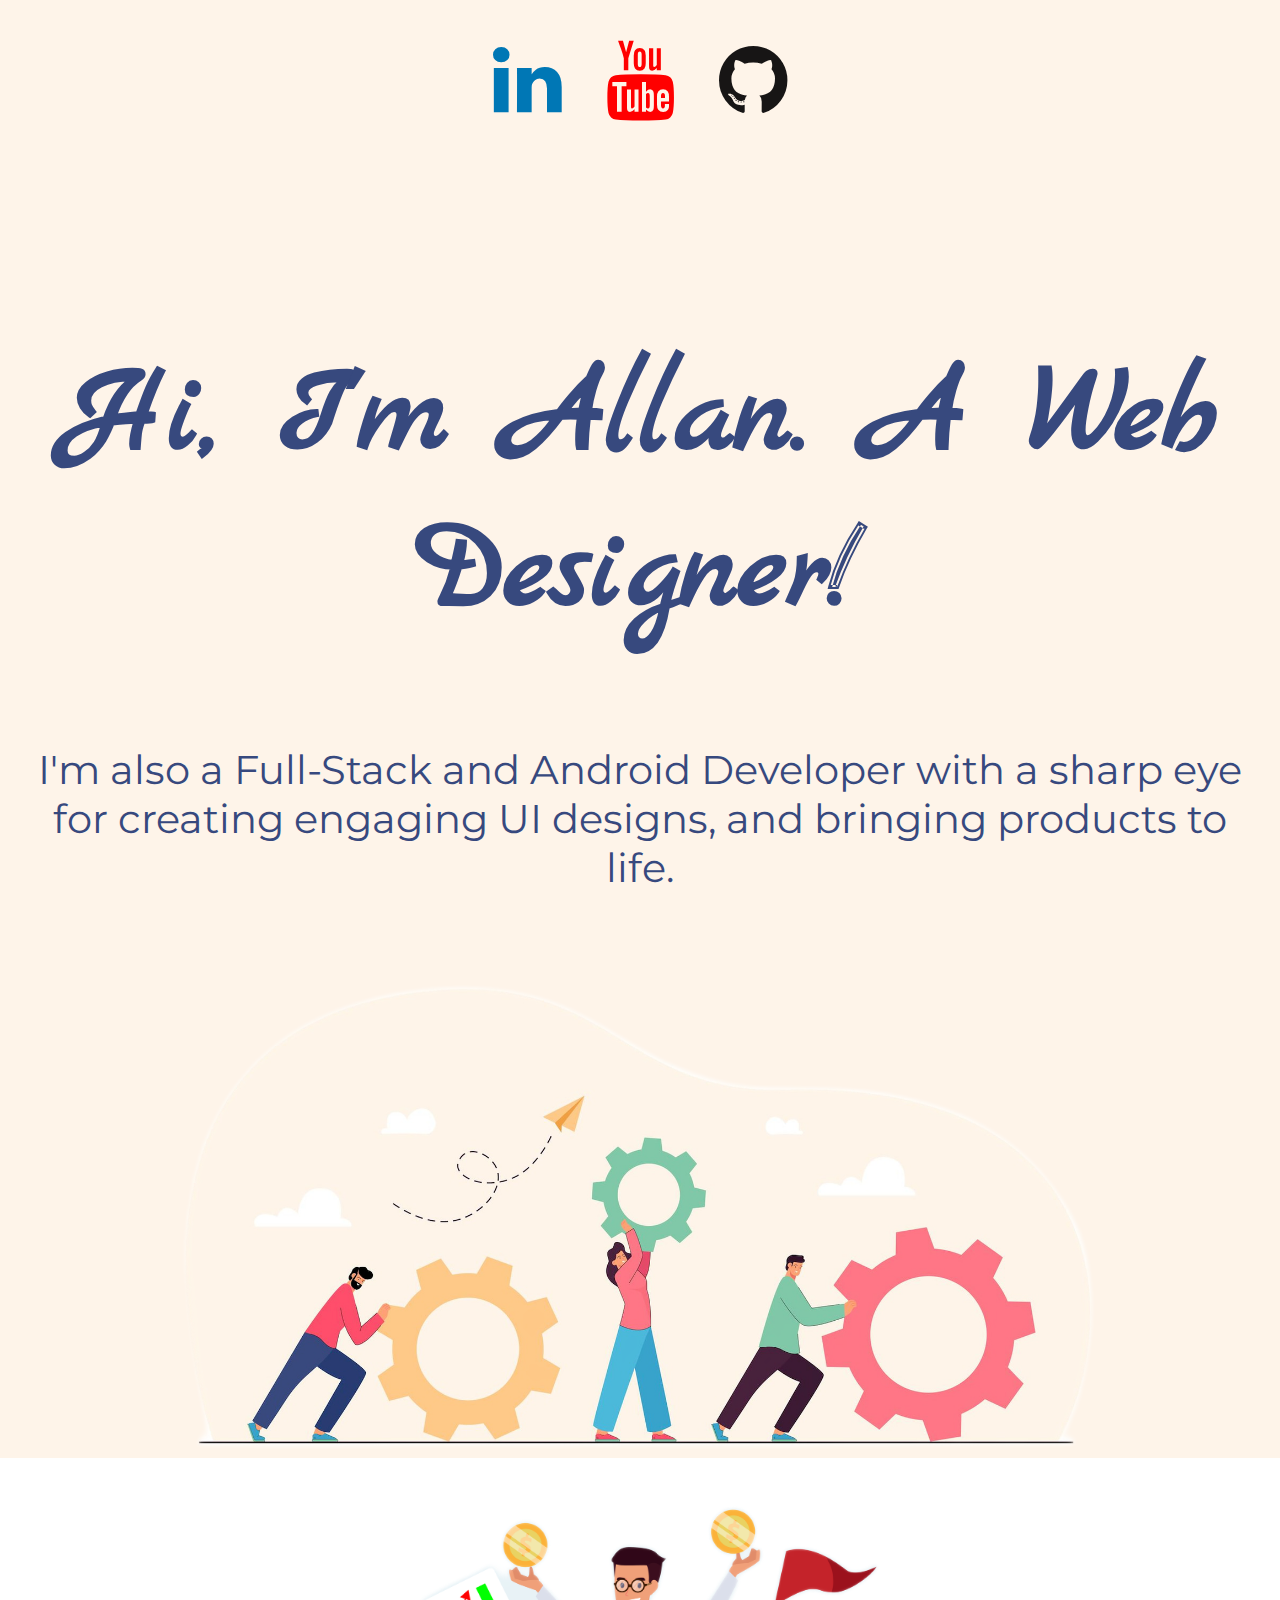
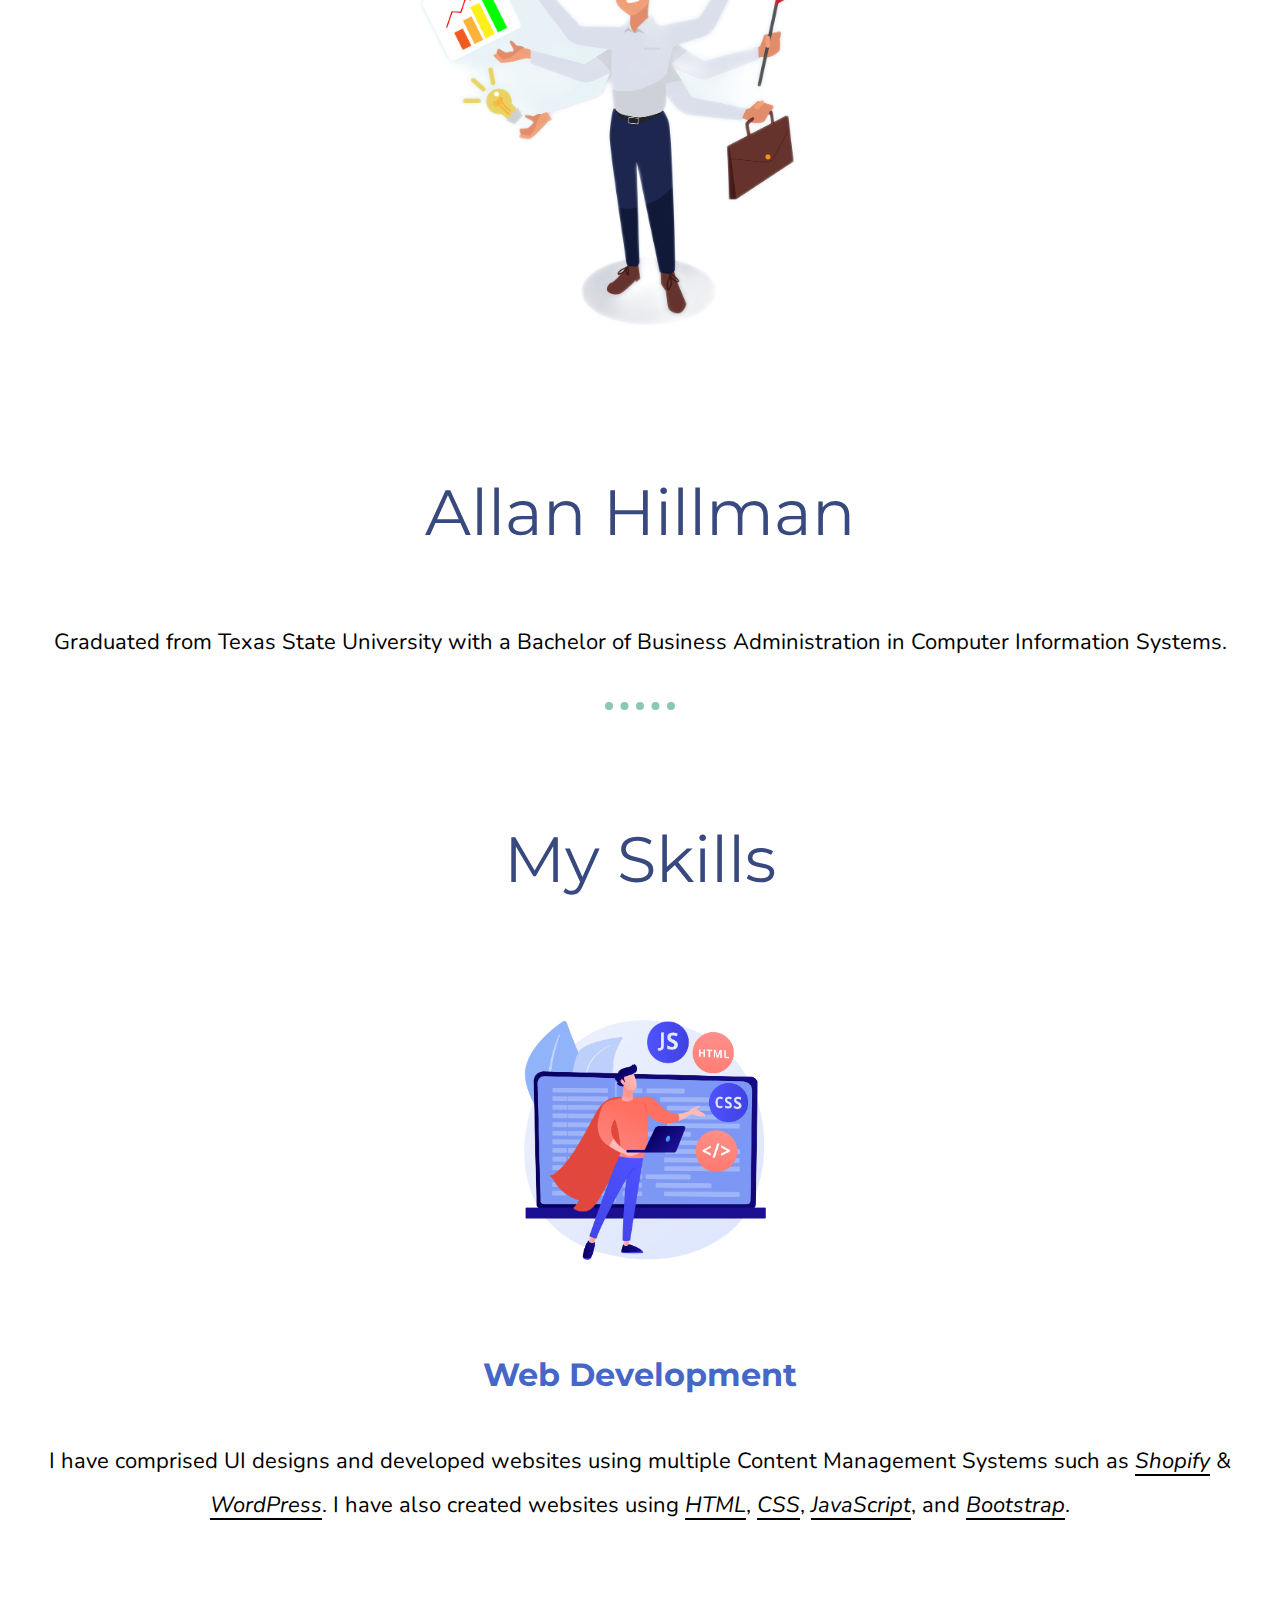
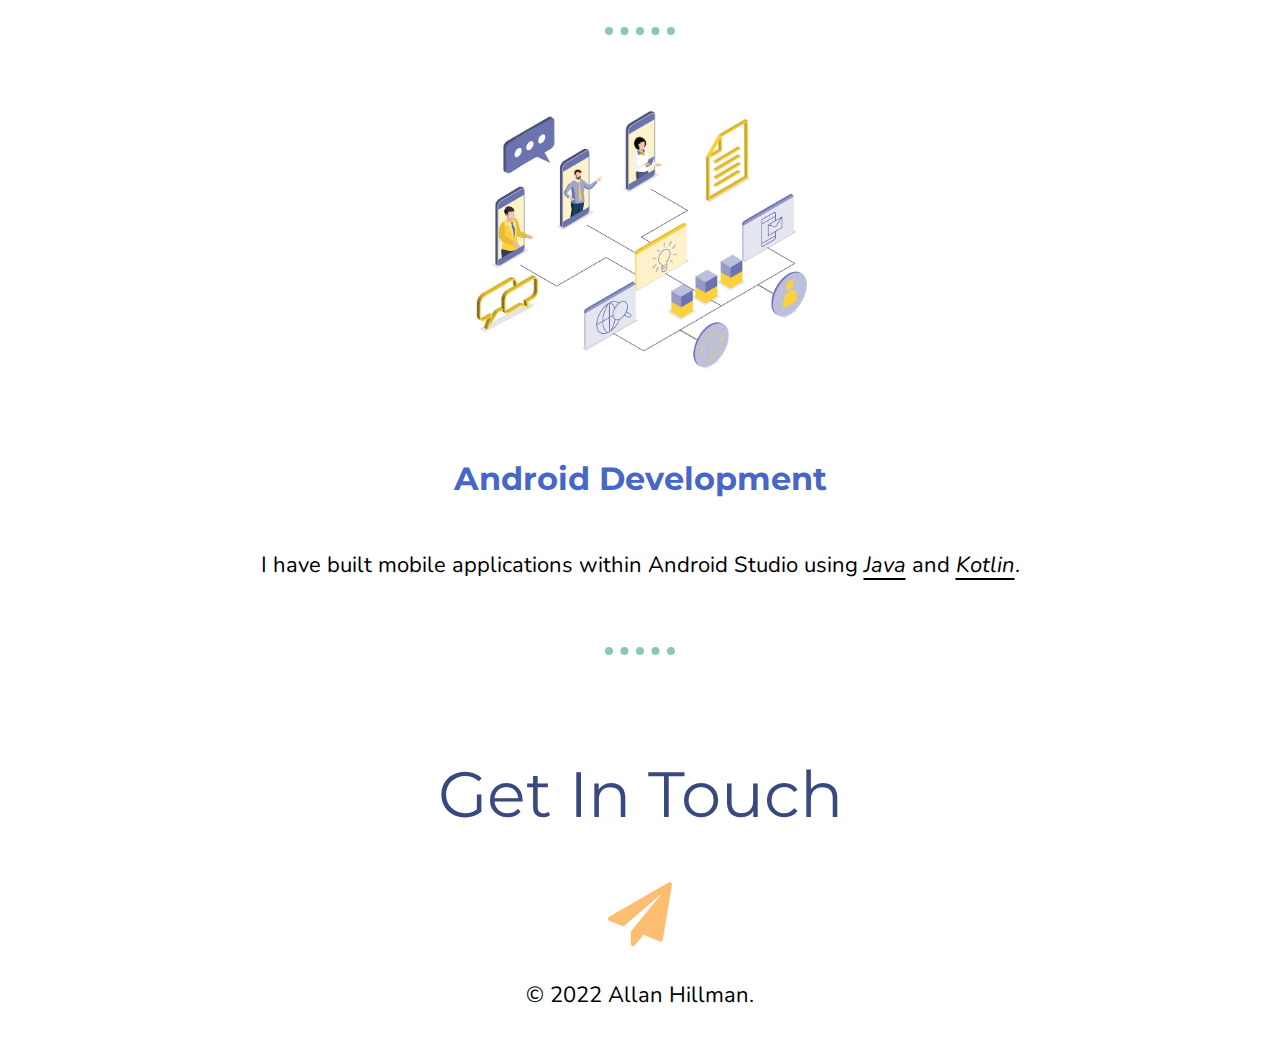
<file: index.html>
<!DOCTYPE html>
<html lang="en">

<head>
  <meta charset="utf-8">
  <title>Allan Hillman</title>
  <!--*****CSS SHEET ******* -->
  <link rel="stylesheet" href="css/style.css">
  <!--*****SOCIAL MEDIA ICONS SHEET ******* -->
  <link rel="stylesheet" href="https://cdnjs.cloudflare.com/ajax/libs/font-awesome/4.7.0/css/font-awesome.min.css">
  <!--*****FAVICON LIBRARY ******* -->
  <link rel="icon" href="images/favicon(5).ico">
  <!--*****GOOGLE FONT LIBRARY ******* -->
  <link rel="preconnect" href="https://fonts.googleapis.com">
  <link rel="preconnect" href="https://fonts.gstatic.com" crossorigin>
  <link rel="stylesheet" href="https://fonts.googleapis.com/css2?family=Bad+Script&family=Berkshire+Swash&family=Marck+Script&family=Merriweather:wght@300&family=Montserrat:wght@300&family=Nunito:wght@300&display=swap" >

  <!-- ************GA CODE**************** -->
  <!-- Global site tag (gtag.js) - Google Analytics -->
  <script async src="https://www.googletagmanager.com/gtag/js?id=G-1ZNB9C6T9Q"></script>
  <script>
    window.dataLayer = window.dataLayer || [];

    function gtag() {
      dataLayer.push(arguments);
    }
    gtag('js', new Date());

    gtag('config', 'G-1ZNB9C6T9Q');
  </script>
</head>

<body>

  <div class="header-container">
    <!-- <a style="font-size: 5rem" class="fa fa-paper-plane fa-lg" href="mailto:tech@allanswebwork.info"></a> -->
    <a style="font-size: 5rem" class="fa fa-linkedin fa-lg" href="https://www.linkedin.com/in/allanhillman/"></a>
    <a style="font-size: 5rem; color: red;" class="fa fa-youtube fa-lg" href="https://www.youtube.com/channel/UCl6QwQ5dkgAelVejMEW1yWA"></a>
    <a style="font-size: 5rem" class="fa fa-github fa-lg" href="https://github.com/mrwebwork"></a>
    <!--
        <a href="https://linktr.ee/allanswebwork" class="fa fa-linktr"></a>
        <a href="https://www.fiverr.com/allanhillman?public_mode=true" class="fa fa-fiverr"></a>
    <a class="footer-link" href="https://www.linkedin.com/in/allanhillman/">LinkedIn</a>
    <a class="footer-link" href="https://www.fiverr.com/allanhillman?public_mode=true">Fiverr</a>
    <a class="footer-link" href="https://www.youtube.com/channel/UCl6QwQ5dkgAelVejMEW1yWA">Youtube</a>
    <a class="footer-link" href="https://linktr.ee/allanswebwork">Portfolio</a> -->
  </div>

  <div class="top-container">

    <!-- ***************************CODE FOR THE IMG & PORTFOLIO********************************** -->
    <h1>Hi, I'm Allan. A Web Designer!</h1>
    <h2 style="font-size: 40px">I'm also a Full-Stack and Android Developer with a sharp eye for creating engaging UI designs, and bringing products to life.</h2>
    <img class="top-working-img" src="images/working.png" alt="working-img">
  </div>

  <!-- ***************************CODE FOR THE MIDDLE CONTAINER BEGINS********************************** -->
  <div class="middle-container">
    <div class="profile">
      <img class="profile-img" src="images/allan-business-man.png" alt="allan-hillman-img">
      <h2 class="h2-name-header">Allan Hillman</h2>
      <p class="p-header-text">Graduated from Texas State University with a Bachelor of Business Administration in Computer Information Systems.</p>
      <!--  <a href="https://mrwebwork.github.io/">Resume</a> -->
      <!--   <button type="button" name="resume"> <a href="resume.html">Resume</a></button> -->
    </div>
    <hr>
    <div class="skills">
      <h2 class="h2-skills-header">My Skills</h2>
      <div class="skill-row">
        <img class="coding-img" src="images/coding-skills.png" alt="coding-skills-image">

        <div class="coding-text-img">
          <h3>Web Development</h3>
          <p>I have comprised UI designs and developed websites using multiple Content Management Systems such as <em><u style="text-underline-position: under">Shopify</u></em> & <em><u style="text-underline-position: under">WordPress</u></em>. I
            have
            also created websites using <em><u style="text-underline-position: under">HTML</u></em>, <em><u style="text-underline-position: under">CSS</u></em>, <em><u style="text-underline-position: under">JavaScript</u></em>, and <em>
              <u style="text-underline-position: under">Bootstrap</u></em>.</p>
        </div>
      </div>
      <hr>
      <div class="skill-row">
        <img class="network-img" src="images/network.png" alt="network-design-image">
        <div class="network-text-img">
          <h3>Android Development</h3>
          <p>I have built mobile applications within Android Studio using <em><u style="text-underline-position: under">Java</u></em> and <em><u style="text-underline-position: under">Kotlin</u></em>. </p>
        </div>
        <hr>
      </div>
    </div>
    <div class="contact-me">
      <h2 class="h2-contact-header">Get In Touch</h2>
      <!--   <h3>Connect with me on LinkedIn!</h3>
      <p class="p-contact-text"">Lorem ipsum dolor sit amet, in quis, aenean amet. Phasellus sodales, tellus donec dui, ornare erat.</p>
-->
      <br>
    </div>
  </div>

  <!-- ***************************CODE FOR THE BOTTOM CONTAINER BEGINS********************************** -->
  <div class="bottom-container">

    <!--  <a style="font-size: 4rem" class="fa fa-linkedin fa-lg" href="https://www.linkedin.com/in/allanhillman/"></a> -->
    <a style="font-size: 4rem" class="fa fa-paper-plane fa-lg" href="mailto:tech@allanswebwork.info"></a>
    <!-- ***ICON CODE FOR YOUTUBE HIDDEN***  <a style="font-size: 4rem" class="fa fa-youtube fa-lg" href="https://www.youtube.com/channel/UCl6QwQ5dkgAelVejMEW1yWA"></a> -->
    <!--  <a style="font-size: 4rem" class="fa fa-github fa-lg" href="#"></a> -->
    <!--
        <a href="https://linktr.ee/allanswebwork" class="fa fa-linktr"></a>
        <a href="https://www.fiverr.com/allanhillman?public_mode=true" class="fa fa-fiverr"></a>
    <a class="footer-link" href="https://www.linkedin.com/in/allanhillman/">LinkedIn</a>
    <a class="footer-link" href="https://www.fiverr.com/allanhillman?public_mode=true">Fiverr</a>
    <a class="footer-link" href="https://www.youtube.com/channel/UCl6QwQ5dkgAelVejMEW1yWA">Youtube</a>
    <a class="footer-link" href="https://linktr.ee/allanswebwork">Portfolio</a> -->
    <p style="font-size: 22px">© 2022 Allan Hillman.</p>
  </div>

</body>

</html>
</file>
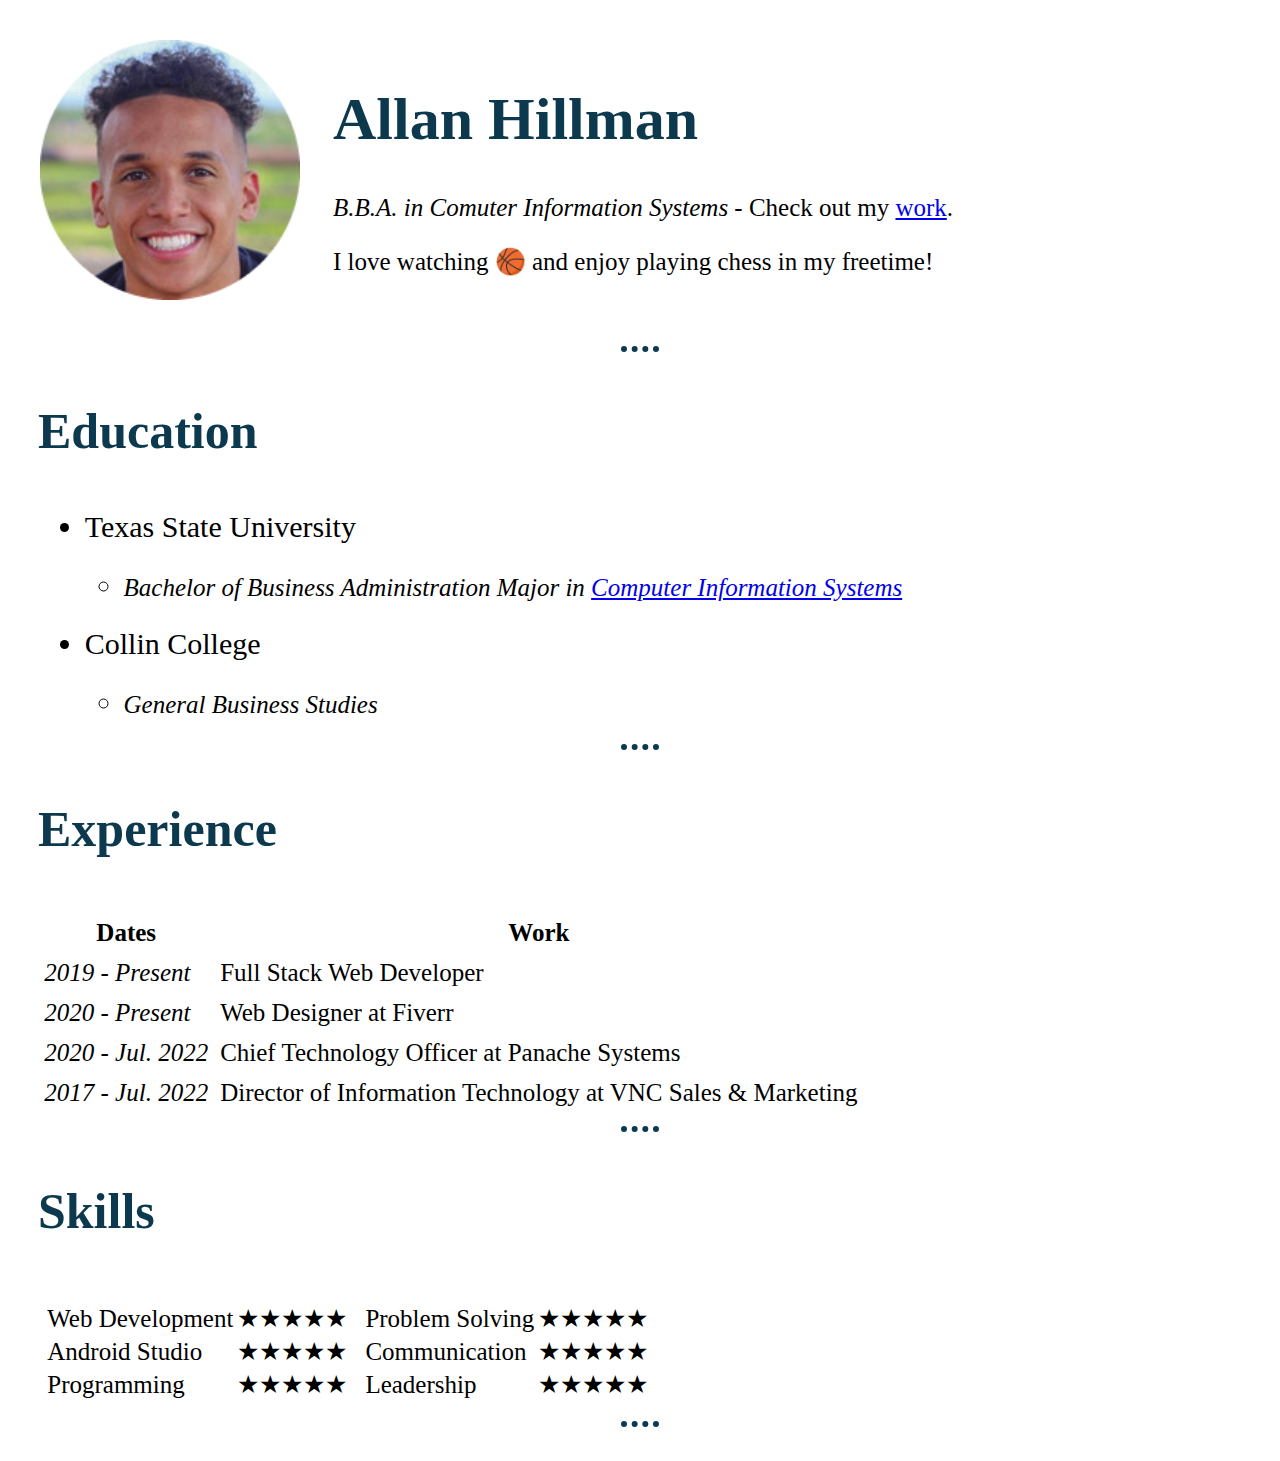
<file: resume.html>
<!DOCTYPE html>
<html lang="en">
<meta charset="utf-8">

<head>
  <title> Allan's Personal Website </title>
  <link rel="icon" href="images/favicon(5).ico">

  <!-- ************GA CODE**************** -->
  <!-- Global site tag (gtag.js) - Google Analytics -->
  <script async src="https://www.googletagmanager.com/gtag/js?id=G-1ZNB9C6T9Q"></script>
  <script>
    window.dataLayer = window.dataLayer || [];

    function gtag() {
      dataLayer.push(arguments);
    }
    gtag('js', new Date());

    gtag('config', 'G-1ZNB9C6T9Q');
  </script>
</head>

<style>
  body {
    background-color: white;
    color: black;
  }

  h1 {
    font-size: 60px;
    color: #0c394d;
  }

  h3 {
    font-size: 50px;
    color: #0c394d;
    padding: 0 30px;
  }

  p, td, tr {
    font-size: 25px;
  }

  img {
    height: 260px;
  }

  .expr-table {
    margin-left: 2%;
  }

  li {
    margin-left: 3%;
    font-size: 30px;
  }

  hr {
    border-style: none;
    border-top-style: dotted;
    width: 3%;
    border-width: 6px;
    border-color: #0c394d;
  }

</style>

<body>
  <table>
    <tr>
      <td style="padding: 30px">
        <img src="images/allan-modified.png" alt="allan's profile img">
      </td>
      <td>
        <h1>Allan Hillman</h1>
        <p> <em> B.B.A. in Comuter Information Systems </em> - Check out my <a href="https://linktr.ee/allanswebwork">work</a>. </p>
        <p>I love watching 🏀 and enjoy playing chess in my freetime!</p>
      </td>
    </tr>
  </table>
  <hr>
  <h3> Education </h3>
  <ul>
    <li> Texas State University </li>
    <ul>
      <li>
        <p>
          <em>Bachelor of Business Administration Major in <a href="https://www.cis.txstate.edu/degrees-and-programs/cis/curriculum.html"> Computer Information Systems</a></em>
        </p>
      </li>
    </ul>
    <li> Collin College </li>
    <ul>
      <li>
        <p>
          <em> General Business Studies </em>
        </p>
      </li>
    </ul>
  </ul>
  <hr>
  <h3>Experience</h3>
  <table cellspacing="10" class="expr-table">
    <thead>
      <tr>
        <th>Dates</th>
        <th>Work</th>
      </tr>
    </thead>
    <tbody>
      <tr>
        <td><em>2019 - Present</em></td>
        <td>Full Stack Web Developer</td>
      </tr>
      <tr>
        <td><em>2020 - Present</em></td>
        <td>Web Designer at Fiverr</td>
      </tr>
      <tr>
        <td><em>2020 - Jul. 2022</em></td>
        <td>Chief Technology Officer at Panache Systems</td>
      </tr>
      <tr>
        <td><em>2017 - Jul. 2022</em></td>
        <td>Director of Information Technology at VNC Sales &amp; Marketing</td>
      </tr>
    </tbody>
  </table>
  <hr>
  <h3>Skills</h3>
  <table cellspacing="10" class="expr-table">
    <tbody>
      <tr>
        <td>
          <table>
            <tbody>
              <tr>
                <td>Web Development</td>
                <td>★★★★★</td>
              </tr>
              <tr>
                <td>Android Studio</td>
                <td>★★★★★</td>
              </tr>
              <tr>
                <td>Programming</td>
                <td>★★★★★</td>
              </tr>
            </tbody>
          </table>
        </td>
        <td>
          <table>
            <tbody>
              <tr>
                <td>Problem Solving</td>
                <td>★★★★★</td>
              </tr>
              <tr>
                <td>Communication</td>
                <td>★★★★★</td>
              </tr>
              <tr>
                <td>Leadership</td>
                <td>★★★★★</td>
              </tr>
            </tbody>
          </table>
        </td>
      </tr>
    </tbody>
  </table>
  <hr>
  <br>
</body>

</html>
</file>
<file: css/style.css>
body {
  margin: 0;
  text-align: center;
  font-family: 'Nunito', sans-serif
}

h1 {
  /* top, right, bottom, left */
  padding: 30px;
  color: #37497e;
  font-size: 7.8rem;
  margin: 50px auto 0 auto;
  font-family: 'Marck Script', cursive;
  /* width: 10%;
   top and bottom are 0
   left and right are auto for center
  margin: 0 auto; */
}

h2 {
  padding: 30px;
  color: #37497e;
  font-size: 2.5rem;
  font-family: 'Montserrat', sans-serif;
  font-weight: normal;
}

h3 {
  color: #4667c7;
  font-family: 'Montserrat', sans-serif;
  font-size: 2rem;

}

hr {
  border-style: none;
  border-top-style: dotted;
  width: 5.5%;
  border-width: 8px;
  border-color: #8ac8b0;
}

.p-header-text {
  margin: 0;
  padding: 30px;
  font-size: 22px;
}

.h2-name-header {
  margin-bottom: -1rem;
    font-size: 4rem;
}

.h2-skills-header {
  margin-top: 5rem;
  font-size: 4rem;
}

.h2-contact-header {
  font-size: 4rem;
  margin: 0;
  padding: 0px;
}
.p-contact-text {
  margin-bottom: 70px;
  padding: 30px;
  font-size: 22px;
}

.profile {
  line-height: 2;
}

.profile-img {
  width: 50%;
  padding-top: 22px;
  padding-bottom: 0;
}

.top-working-img {
  position: relative;
  top: 14px;
  width: 75%;
  padding-bottom: 0;
}
.header-container {
  padding: 30px;
  background-color: #fef4e9;
}
.top-container {
  background-color: #fef4e9;
  position: relative;
  padding-top: 100px;
}

.middle-container {}

.bottom-container {
  padding: 15px;
/*  background-color: #8ac8b0; hide footer text until we replace text under get in touch */
}

.skill-row {
  margin: 100px auto 100px auto;
  line-height: 2;
  text-align: center;
}

.coding-img {
  width: 25%;
  margin-left: 30px;
  padding-bottom: 0;
  padding-right: 20px;
  margin-top: -3rem;
}

.coding-text-img {
  text-align: center;
  padding-left: 30px;
  padding-right: 30px;
  margin: 0;
  font-size: 22px;
}

.network-img {
  width: 28%;
  margin-right: 40px;
  margin-left: 30px;
  padding-left: 20px;
  padding-bottom: 0;
  margin-top: -3rem;
}

.network-text-img {
  text-align: center;
  padding: 30px;
  font-size: 22px;
}

.web {
  text-decoration: underline;
  font-style: italic;
}

.fa {
  padding: 20px;
  font-size: 30px;
  background-color: 0, 0, 0, 0;
  text-align: center;
  text-decoration: none;
}

/* Shopify */
.fa-shopify {
  color: black;
}
.fa-github {
  color:  #171515;
}

.fa-github:hover {
  color:  #171515;
  opacity: .5;
  background-color: 0, 0, 0, 0;
}


/* LinkedIn */
.fa-linkedin {
  color: #0077b5;
}

.fa-linkedin:hover {
  opacity: .5;
  background-color: 0, 0, 0, 0;
  color: #0077b5;
}

/* Email */
.fa-paper-plane {
  color: #fdbe72;
}

.fa-paper-plane:hover {
  opacity: .5;
  background-color: 0, 0, 0, 0;
  color: #fdbe72;
}

/* Youtube */
.fa-youtube {
  color: white;
}

.fa-youtube:hover {
  opacity: .5;
  background-color: 0, 0, 0, 0;
  color: red;
}
</file>
